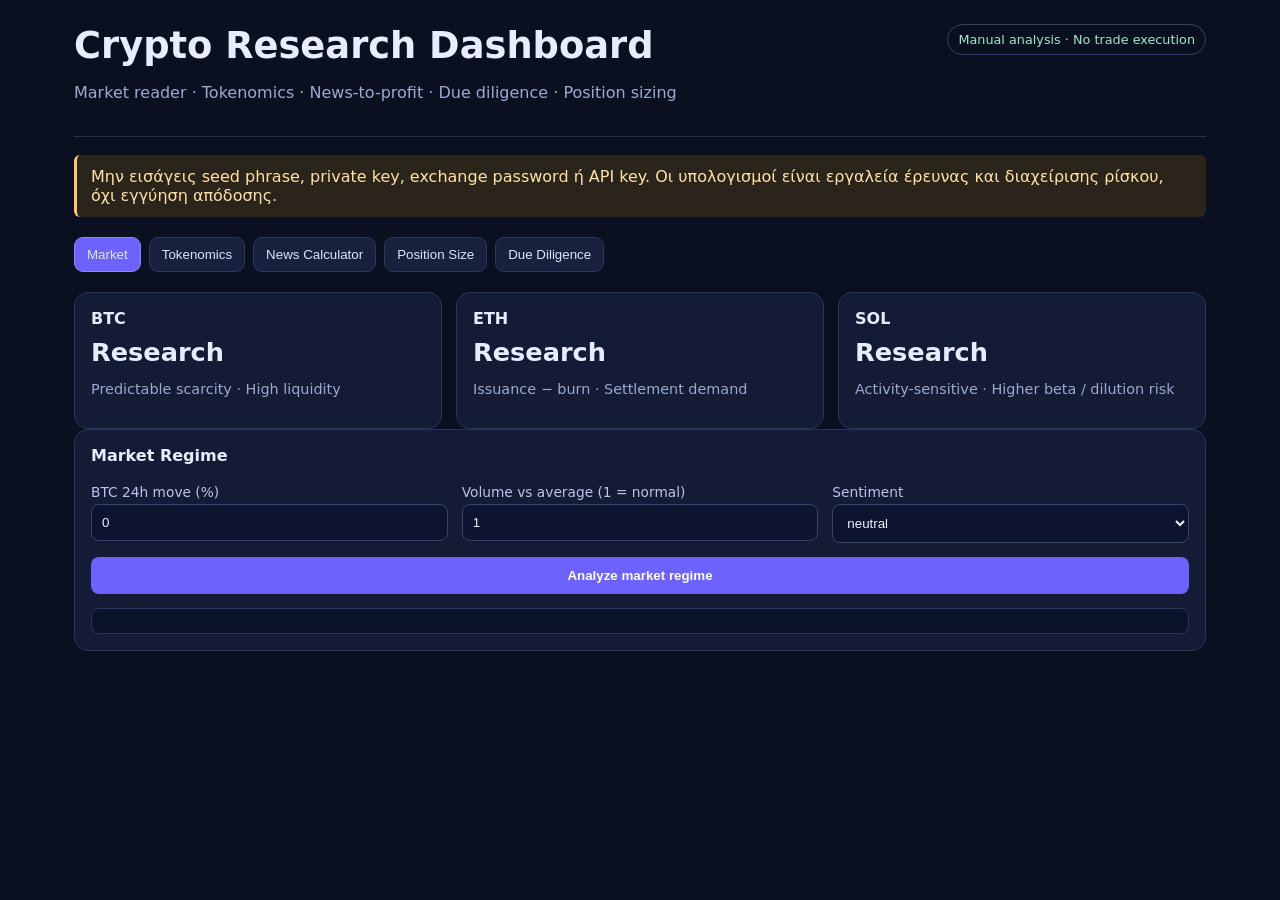
<file: static/index.html>
<!doctype html><html lang="el"><head><meta charset="utf-8"><meta name="viewport" content="width=device-width, initial-scale=1"><title>Crypto Research Dashboard</title><link rel="stylesheet" href="/static/styles.css"></head><body><main class="shell"><header><div><h1>Crypto Research Dashboard</h1><p class="sub">Market reader · Tokenomics · News-to-profit · Due diligence · Position sizing</p></div><span class="pill">Manual analysis · No trade execution</span></header><div class="notice">Μην εισάγεις seed phrase, private key, exchange password ή API key. Οι υπολογισμοί είναι εργαλεία έρευνας και διαχείρισης ρίσκου, όχι εγγύηση απόδοσης.</div><nav class="tabs"><button class="tab active" data-tab="market">Market</button><button class="tab" data-tab="tokenomics">Tokenomics</button><button class="tab" data-tab="news">News Calculator</button><button class="tab" data-tab="position">Position Size</button><button class="tab" data-tab="dd">Due Diligence</button></nav><section id="market" class="panel active"><div class="grid" id="marketCards"></div><div class="card"><h3>Market Regime</h3><div class="grid"><div><label>BTC 24h move (%)</label><input id="btcChange" type="number" value="0"></div><div><label>Volume vs average (1 = normal)</label><input id="btcVolume" type="number" step="0.1" value="1"></div><div><label>Sentiment</label><select id="sentiment"><option>neutral</option><option>fear</option><option>extreme_fear</option><option>greed</option><option>extreme_greed</option></select></div></div><button class="primary" onclick="marketRegime()">Analyze market regime</button><div class="result" id="marketResult"></div></div></section><section id="tokenomics" class="panel"><div class="card"><h3>BTC / ETH / SOL Tokenomics Scorecard</h3><p class="muted">Scores are a conditional research framework derived from supply, demand, liquidity and protocol risk.</p><div class="grid"><div><label>Asset</label><select id="tokenAsset"><option>BTC</option><option>ETH</option><option>SOL</option></select></div><div><label>Usage score (1–5)</label><input id="usageScore" type="number" min="1" max="5" value="3"></div><div><label>Liquidity score (1–5)</label><input id="liqScore" type="number" min="1" max="5" value="3"></div><div><label>Risk score (1–5)</label><input id="riskScore" type="number" min="1" max="5" value="3"></div></div><button class="primary" onclick="tokenomics()">Build tokenomics scenario</button><div class="result" id="tokenResult"></div></div></section><section id="news" class="panel"><div class="card"><h3>News-to-Profit Scenario</h3><div class="grid"><div><label>Headline</label><textarea id="headline">Protocol upgrade improves network reliability</textarea></div><div><label>Price move before news, 1h (%)</label><input id="preMove" type="number" step="0.1" value="2"></div><div><label>Surprise (0–1)</label><input id="surprise" type="number" min="0" max="1" step="0.1" value="0.7"></div><div><label>Source reliability (0–1)</label><input id="source" type="number" min="0" max="1" step="0.1" value="0.8"></div><div><label>Volume multiple vs normal</label><input id="volume" type="number" step="0.1" value="1.5"></div><div><label>Account equity</label><input id="newsEquity" type="number" value="1000"></div><div><label>Normal risk (%)</label><input id="newsRisk" type="number" step="0.1" value="1"></div><div><label>Entry / Stop / Target</label><input id="newsEntry" type="number" step="0.01" value="100"><input id="newsStop" type="number" step="0.01" value="95"><input id="newsTarget" type="number" step="0.01" value="110"></div></div><button class="primary" onclick="newsAnalyze()">Analyze event and scenario</button><div class="result" id="newsResult"></div></div></section><section id="position" class="panel"><div class="card"><h3>Position Size Calculator</h3><div class="grid"><div><label>Account equity</label><input id="equity" type="number" value="1000"></div><div><label>Risk per trade (%)</label><input id="risk" type="number" value="1" step="0.1"></div><div><label>Entry</label><input id="entry" type="number" value="100" step="0.01"></div><div><label>Stop</label><input id="stop" type="number" value="95" step="0.01"></div><div><label>Target</label><input id="target" type="number" value="110" step="0.01"></div><div><label>Direction</label><select id="direction"><option>long</option><option>short</option></select></div></div><button class="primary" onclick="positionSize()">Calculate position</button><div class="result" id="positionResult"></div></div></section><section id="dd" class="panel"><div class="card"><h3>Early Token Due Diligence</h3><p class="muted">Contract verification and liquidity are non-negotiable checks. Market-cap multipliers are arithmetic scenarios, not probability forecasts.</p><div class="grid"><div><label>Market cap (USD)</label><input id="mc" type="number" value="500000"></div><div><label>Liquidity (USD)</label><input id="liquidity" type="number" value="75000"></div><div><label>Top holder concentration (%)</label><input id="holders" type="number" value="18"></div><div><label>Team transparency (1–5)</label><input id="team" type="number" min="1" max="5" value="3"></div><div><label>Product utility (1–5)</label><input id="utility" type="number" min="1" max="5" value="3"></div><div><label>Audit</label><select id="audit"><option>unknown</option><option>none</option><option>partial</option><option>verified</option></select></div><div><label>Contract verified?</label><select id="contract"><option value="true">Yes</option><option value="false">No</option></select></div><div><label>Unlock risk (1–5)</label><input id="unlock" type="number" min="1" max="5" value="3"></div><div><label>Community quality (1–5)</label><input id="community" type="number" min="1" max="5" value="3"></div></div><button class="primary" onclick="dueDiligence()">Calculate risk score</button><div class="result" id="ddResult"></div></div></section></main><script src="/static/app.js"></script></body></html>
</file>
<file: static/styles.css>
*{box-sizing:border-box}body{margin:0;background:#0b1020;color:#e7ecff;font-family:Inter,ui-sans-serif,system-ui,-apple-system,sans-serif}.shell{max-width:1180px;margin:auto;padding:24px}header{display:flex;gap:18px;justify-content:space-between;align-items:flex-start;border-bottom:1px solid #253154;padding-bottom:18px}h1{margin:0;font-size:clamp(1.5rem,4vw,2.3rem)}.sub{color:#9caad0;max-width:760px}.pill{font-size:.8rem;padding:7px 10px;border:1px solid #35446d;border-radius:99px;color:#9fe7c7}.tabs{display:flex;flex-wrap:wrap;gap:8px;margin:20px 0}.tab{background:#17213e;border:1px solid #293861;color:#dce5ff;padding:9px 12px;border-radius:9px;cursor:pointer}.tab.active{background:#6c63ff;border-color:#8b85ff}.panel{display:none}.panel.active{display:block}.grid{display:grid;grid-template-columns:repeat(auto-fit,minmax(225px,1fr));gap:14px}.card{background:#131c34;border:1px solid #26355b;border-radius:14px;padding:16px}.card h3{margin:0 0 9px;font-size:1rem}.metric{font-size:1.6rem;font-weight:700}.muted{color:#9caad0;font-size:.9rem}label{display:block;margin:10px 0 4px;color:#b9c6ed;font-size:.86rem}input,select,textarea{width:100%;color:#edf2ff;background:#0c1430;border:1px solid #35446d;border-radius:8px;padding:10px}textarea{min-height:100px}button.primary{width:100%;margin-top:14px;padding:11px;border:0;border-radius:8px;background:#6c63ff;color:#fff;font-weight:700;cursor:pointer}.result{white-space:pre-wrap;margin-top:14px;background:#0b1329;border-radius:8px;padding:12px;border:1px solid #26355b}.notice{margin:18px 0;padding:12px 14px;border-left:3px solid #ffc66d;background:#2a241b;color:#ffe2a8;border-radius:6px}@media(max-width:600px){.shell{padding:16px}header{display:block}.pill{display:inline-block;margin-top:10px}}
</file>
